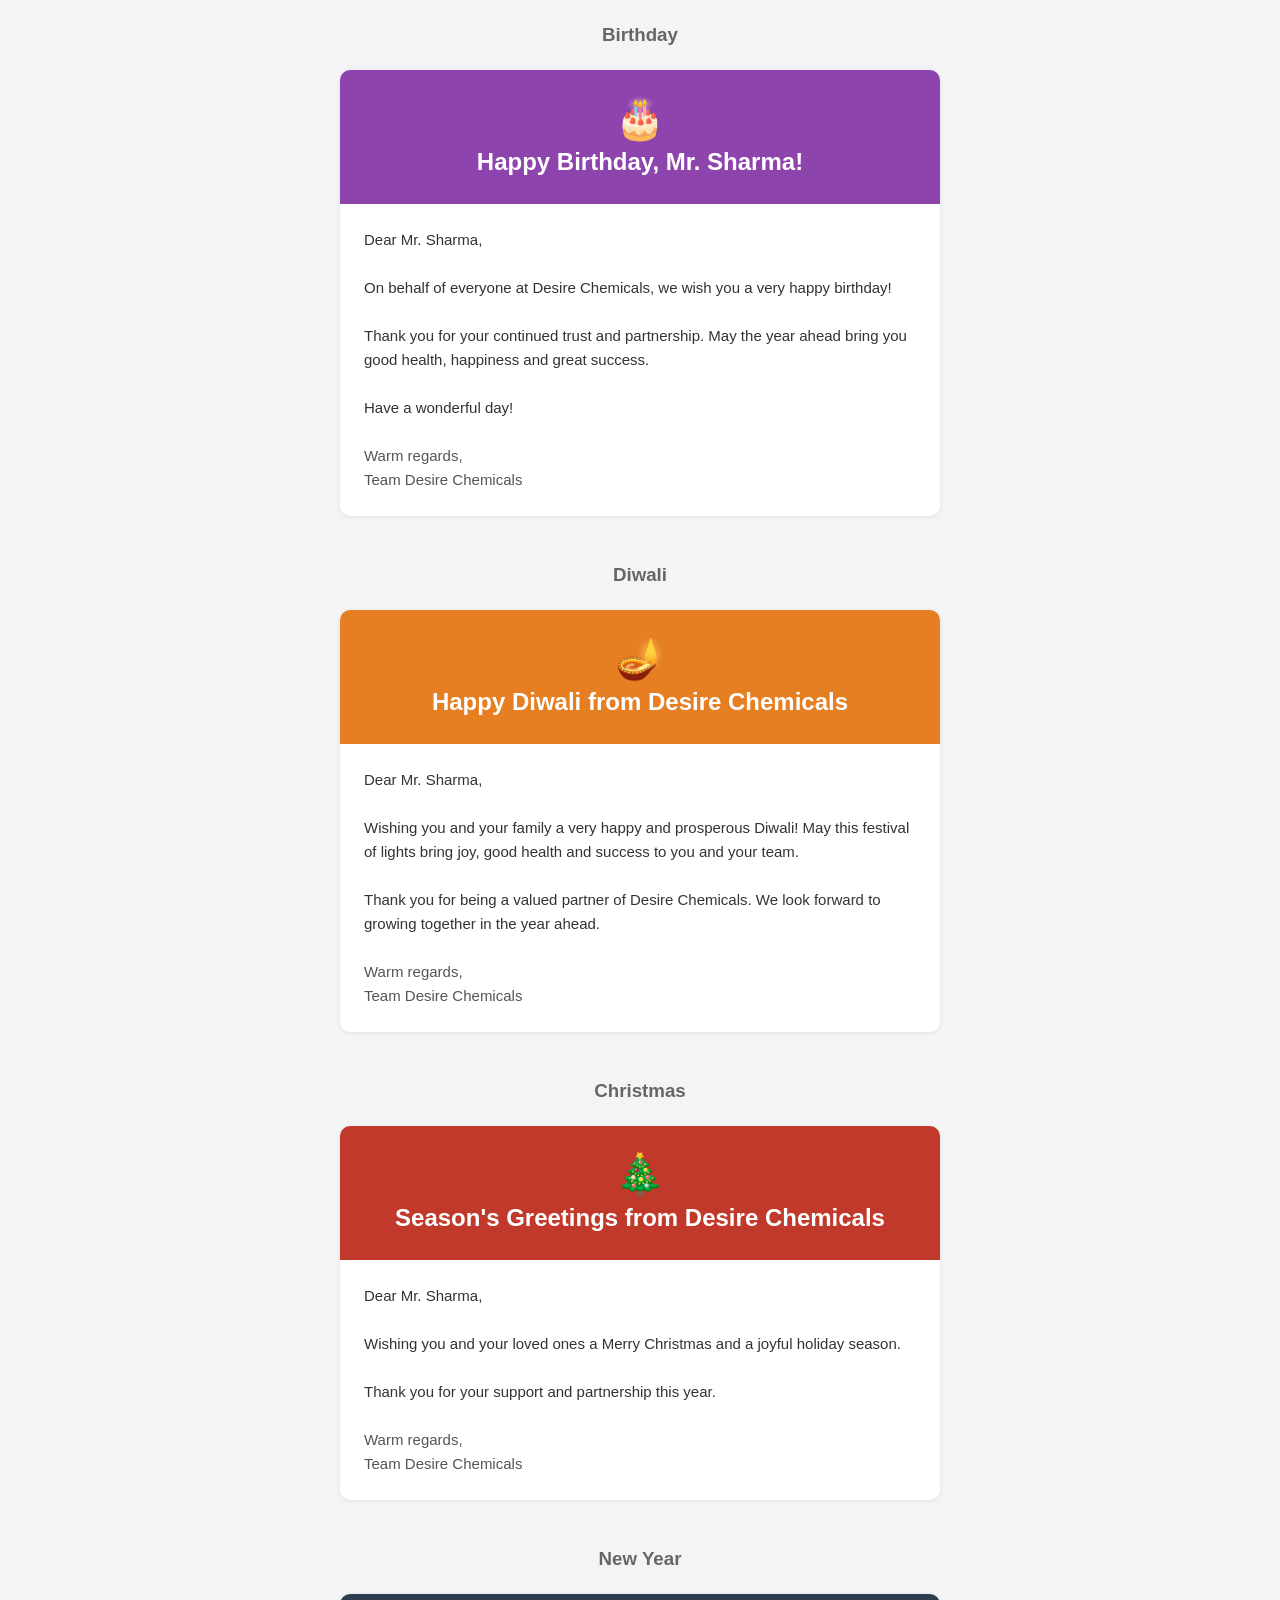
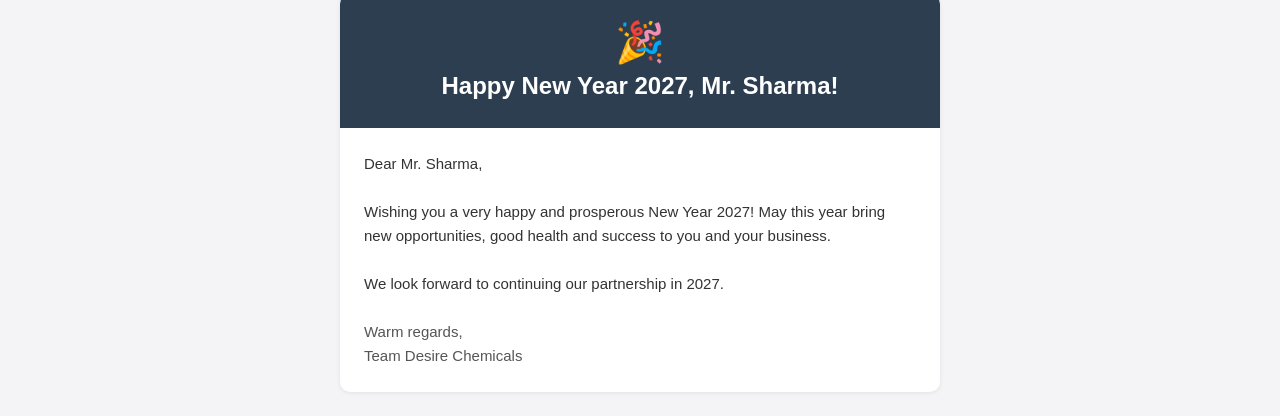
<file: client-greetings/email-preview.html>
<!doctype html><meta charset="utf-8"><meta name="viewport" content="width=device-width,initial-scale=1"><title>Greeting email preview</title><body style="margin:0;background:#f4f4f7"><h3 style="font-family:Arial;color:#666;text-align:center;margin:24px 0 0">Birthday</h3><div style="background:#f4f4f7;padding:24px 12px;font-family:Arial,Helvetica,sans-serif"><div style="max-width:600px;margin:0 auto;background:#ffffff;border-radius:10px;overflow:hidden;box-shadow:0 1px 4px rgba(0,0,0,.08)"><div style="background:#8e44ad;color:#ffffff;padding:28px 24px;text-align:center"><div style="font-size:40px;line-height:1">🎂</div><div style="font-size:24px;font-weight:bold;margin-top:10px">Happy Birthday, Mr. Sharma!</div></div><div style="padding:24px;font-size:15px;line-height:1.6;color:#333333">Dear Mr. Sharma,<br><br>On behalf of everyone at Desire Chemicals, we wish you a very happy birthday!<br><br>Thank you for your continued trust and partnership. May the year ahead bring you good health, happiness and great success.<br><br>Have a wonderful day!<p style="margin:24px 0 0;color:#555555">Warm regards,<br>Team Desire Chemicals</p></div></div></div><h3 style="font-family:Arial;color:#666;text-align:center;margin:24px 0 0">Diwali</h3><div style="background:#f4f4f7;padding:24px 12px;font-family:Arial,Helvetica,sans-serif"><div style="max-width:600px;margin:0 auto;background:#ffffff;border-radius:10px;overflow:hidden;box-shadow:0 1px 4px rgba(0,0,0,.08)"><div style="background:#e67e22;color:#ffffff;padding:28px 24px;text-align:center"><div style="font-size:40px;line-height:1">🪔</div><div style="font-size:24px;font-weight:bold;margin-top:10px">Happy Diwali from Desire Chemicals</div></div><div style="padding:24px;font-size:15px;line-height:1.6;color:#333333">Dear Mr. Sharma,<br><br>Wishing you and your family a very happy and prosperous Diwali! May this festival of lights bring joy, good health and success to you and your team.<br><br>Thank you for being a valued partner of Desire Chemicals. We look forward to growing together in the year ahead.<p style="margin:24px 0 0;color:#555555">Warm regards,<br>Team Desire Chemicals</p></div></div></div><h3 style="font-family:Arial;color:#666;text-align:center;margin:24px 0 0">Christmas</h3><div style="background:#f4f4f7;padding:24px 12px;font-family:Arial,Helvetica,sans-serif"><div style="max-width:600px;margin:0 auto;background:#ffffff;border-radius:10px;overflow:hidden;box-shadow:0 1px 4px rgba(0,0,0,.08)"><div style="background:#c0392b;color:#ffffff;padding:28px 24px;text-align:center"><div style="font-size:40px;line-height:1">🎄</div><div style="font-size:24px;font-weight:bold;margin-top:10px">Season's Greetings from Desire Chemicals</div></div><div style="padding:24px;font-size:15px;line-height:1.6;color:#333333">Dear Mr. Sharma,<br><br>Wishing you and your loved ones a Merry Christmas and a joyful holiday season.<br><br>Thank you for your support and partnership this year.<p style="margin:24px 0 0;color:#555555">Warm regards,<br>Team Desire Chemicals</p></div></div></div><h3 style="font-family:Arial;color:#666;text-align:center;margin:24px 0 0">New Year</h3><div style="background:#f4f4f7;padding:24px 12px;font-family:Arial,Helvetica,sans-serif"><div style="max-width:600px;margin:0 auto;background:#ffffff;border-radius:10px;overflow:hidden;box-shadow:0 1px 4px rgba(0,0,0,.08)"><div style="background:#2c3e50;color:#ffffff;padding:28px 24px;text-align:center"><div style="font-size:40px;line-height:1">🎉</div><div style="font-size:24px;font-weight:bold;margin-top:10px">Happy New Year 2027, Mr. Sharma!</div></div><div style="padding:24px;font-size:15px;line-height:1.6;color:#333333">Dear Mr. Sharma,<br><br>Wishing you a very happy and prosperous New Year 2027! May this year bring new opportunities, good health and success to you and your business.<br><br>We look forward to continuing our partnership in 2027.<p style="margin:24px 0 0;color:#555555">Warm regards,<br>Team Desire Chemicals</p></div></div></div></body>
</file>
